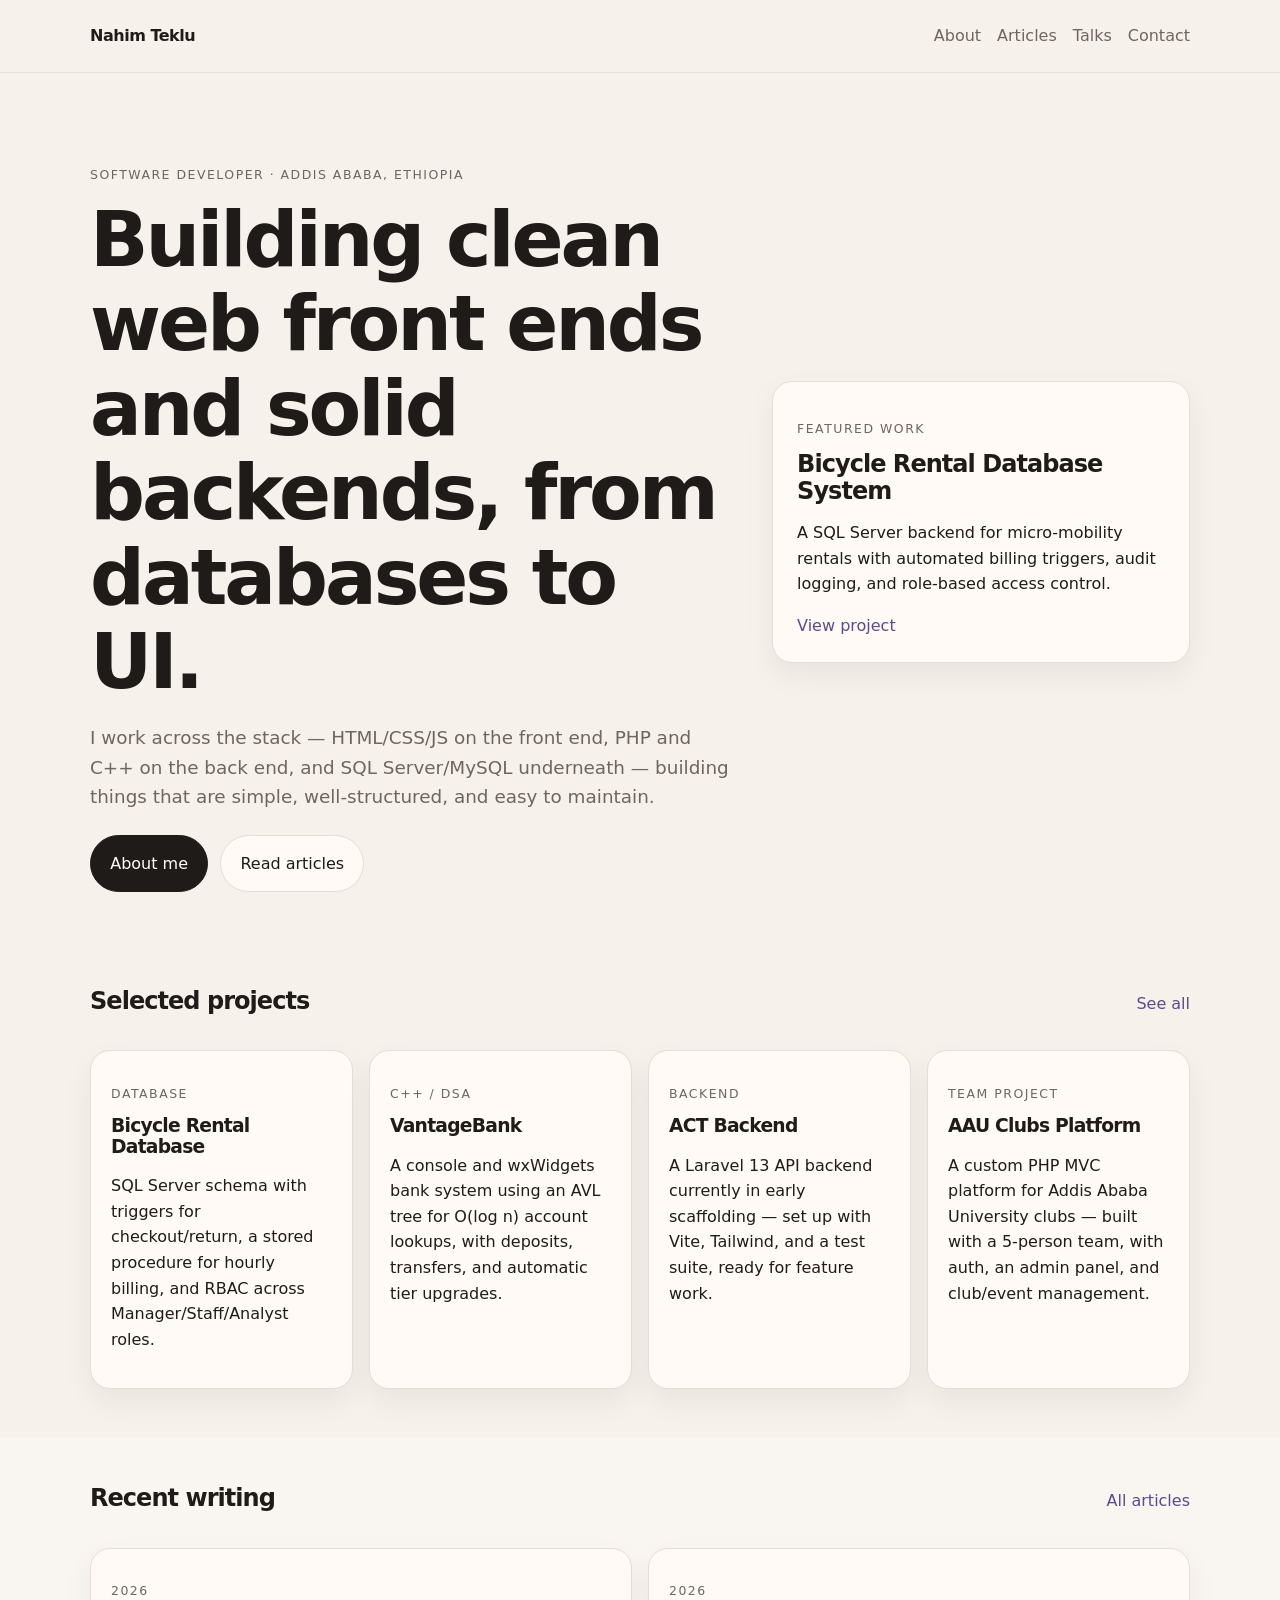
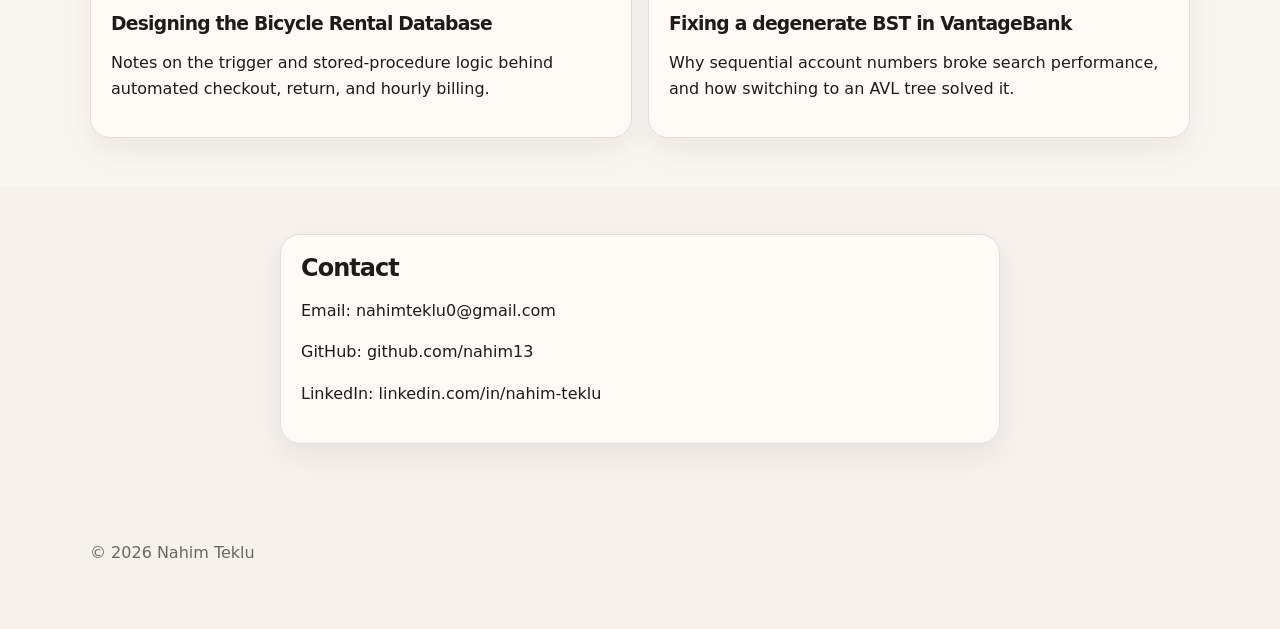
<file: index.html>
<!doctype html>
<html lang="en">
<head>
  <meta charset="utf-8" />
  <meta name="viewport" content="width=device-width, initial-scale=1" />
  <meta name="description" content="Portfolio of Nahim Teklu" />
  <title>Nahim Teklu — Portfolio</title>
  <link rel="stylesheet" href="css/styles.css" />
</head>
<body>
  <a class="skip-link" href="#content">Skip to content</a>

  <header class="site-header">
    <div class="container header-inner">
      <a class="brand" href="index.html">Nahim Teklu</a>

      <button class="nav-toggle" aria-expanded="false" aria-controls="site-nav">
        Menu
      </button>

      <nav id="site-nav" class="site-nav" aria-label="Primary">
        <a href="about.html">About</a>
        <a href="articles.html">Articles</a>
        <a href="talks.html">Talks</a>
        <a href="#contact">Contact</a>
      </nav>
    </div>
  </header>

  <main id="content">
    <section class="hero">
      <div class="container hero-grid">
        <div>
          <p class="eyebrow">Software Developer · Addis Ababa, Ethiopia</p>
          <h1>Building clean web front ends and solid backends, from databases to UI.</h1>
          <p class="lead">
            I work across the stack — HTML/CSS/JS on the front end, PHP and C++ on the
            back end, and SQL Server/MySQL underneath — building things that are simple,
            well-structured, and easy to maintain.
          </p>
          <div class="hero-actions">
            <a class="button primary" href="about.html">About me</a>
            <a class="button secondary" href="articles.html">Read articles</a>
          </div>
        </div>

        <aside class="hero-card">
          <p class="card-label">Featured work</p>
          <h2>Bicycle Rental Database System</h2>
          <p>A SQL Server backend for micro-mobility rentals with automated billing triggers, audit logging, and role-based access control.</p>
          <a href="https://github.com/nahim13/bike-rental-db" class="text-link">View project</a>
        </aside>
      </div>
    </section>

    <section class="section">
      <div class="container">
        <div class="section-heading">
          <h2>Selected projects</h2>
          <a class="text-link" href="https://github.com/nahim13">See all</a>
        </div>

        <div class="card-grid">
          <article class="project-card">
            <p class="card-label">Database</p>
            <h3>Bicycle Rental Database</h3>
            <p>SQL Server schema with triggers for checkout/return, a stored procedure for hourly billing, and RBAC across Manager/Staff/Analyst roles.</p>
          </article>

          <article class="project-card">
            <p class="card-label">C++ / DSA</p>
            <h3>VantageBank</h3>
            <p>A console and wxWidgets bank system using an AVL tree for O(log n) account lookups, with deposits, transfers, and automatic tier upgrades.</p>
          </article>

          <article class="project-card">
            <p class="card-label">Backend</p>
            <h3>ACT Backend</h3>
            <p>A Laravel 13 API backend currently in early scaffolding — set up with Vite, Tailwind, and a test suite, ready for feature work.</p>
          </article>

          <article class="project-card">
            <p class="card-label">Team Project</p>
            <h3>AAU Clubs Platform</h3>
            <p>A custom PHP MVC platform for Addis Ababa University clubs — built with a 5-person team, with auth, an admin panel, and club/event management.</p>
          </article>
        </div>
      </div>
    </section>

    <section class="section muted">
      <div class="container">
        <div class="section-heading">
          <h2>Recent writing</h2>
          <a class="text-link" href="articles.html">All articles</a>
        </div>

        <div class="list-grid">
          <article class="list-item">
            <p class="meta">2026</p>
            <h3>Designing the Bicycle Rental Database</h3>
            <p>Notes on the trigger and stored-procedure logic behind automated checkout, return, and hourly billing.</p>
          </article>

          <article class="list-item">
            <p class="meta">2026</p>
            <h3>Fixing a degenerate BST in VantageBank</h3>
            <p>Why sequential account numbers broke search performance, and how switching to an AVL tree solved it.</p>
          </article>
        </div>
      </div>
    </section>

    <section id="contact" class="section">
      <div class="container contact-box">
        <h2>Contact</h2>
        <p>Email: <a href="mailto:nahimteklu0@gmail.com">nahimteklu0@gmail.com</a></p>
        <p>GitHub: <a href="https://github.com/nahim13">github.com/nahim13</a></p>
        <p>LinkedIn: <a href="https://linkedin.com/in/nahim-teklu-20874724b">linkedin.com/in/nahim-teklu</a></p>
      </div>
    </section>
  </main>

  <footer class="site-footer">
    <div class="container">
      <p>© 2026 Nahim Teklu</p>
    </div>
  </footer>

  <script src="javascript/script.js"></script>
</body>
</html>
</file>
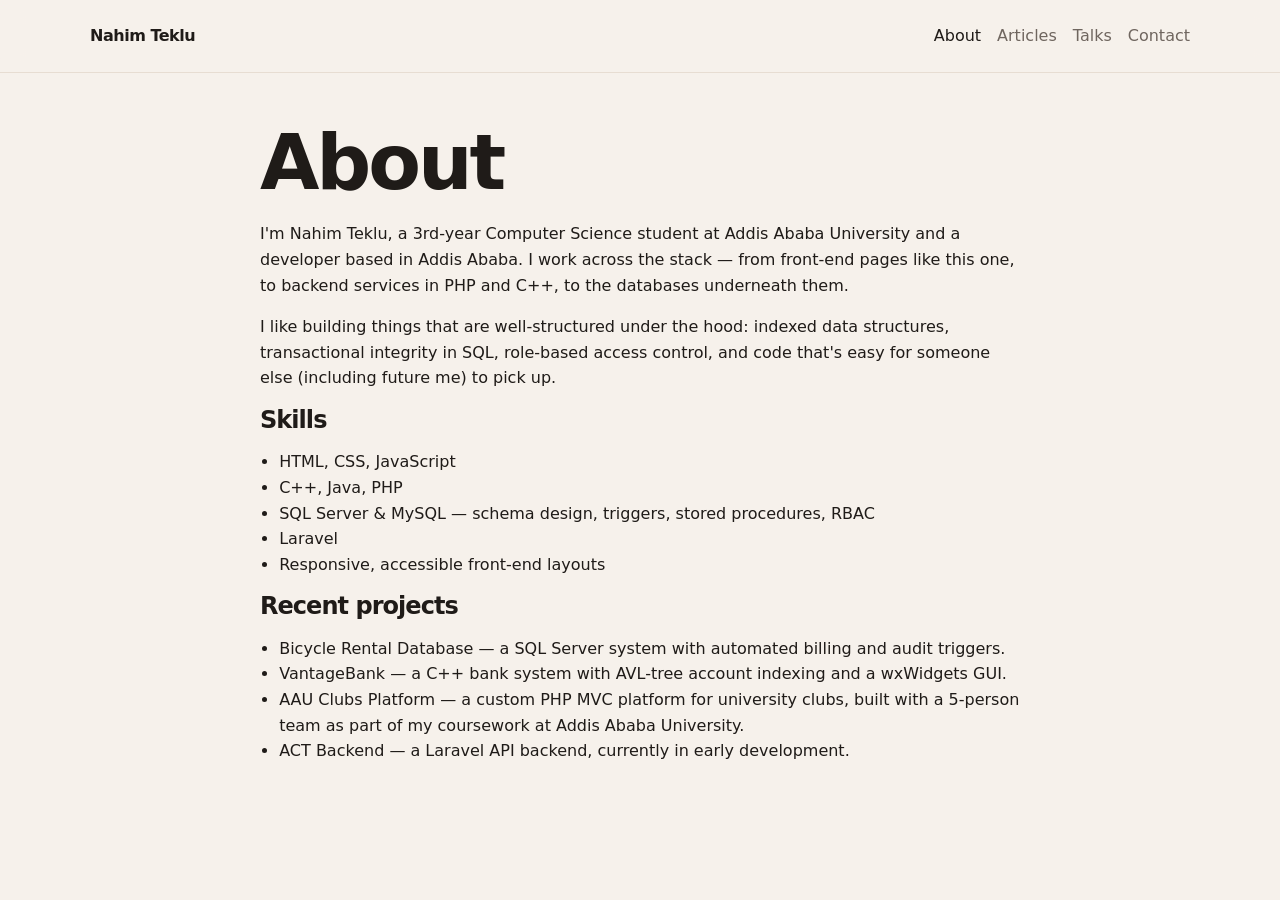
<file: about.html>
<!doctype html>
<html lang="en">
<head>
  <meta charset="utf-8" />
  <meta name="viewport" content="width=device-width, initial-scale=1" />
  <meta name="description" content="About Nahim Teklu" />
  <title>About — Nahim Teklu</title>
  <link rel="stylesheet" href="css/styles.css" />
</head>
<body>
  <header class="site-header">
    <div class="container header-inner">
      <a class="brand" href="index.html">Nahim Teklu</a>
      <nav class="site-nav" aria-label="Primary">
        <a href="about.html" aria-current="page">About</a>
        <a href="articles.html">Articles</a>
        <a href="talks.html">Talks</a>
        <a href="index.html#contact">Contact</a>
      </nav>
    </div>
  </header>

  <main class="section">
    <div class="container prose">
      <h1>About</h1>
      <p>
        I'm Nahim Teklu, a 3rd-year Computer Science student at Addis Ababa
        University and a developer based in Addis Ababa. I work across the
        stack — from front-end pages like this one, to backend services in
        PHP and C++, to the databases underneath them.
      </p>
      <p>
        I like building things that are well-structured under the hood: indexed data
        structures, transactional integrity in SQL, role-based access control, and code
        that's easy for someone else (including future me) to pick up.
      </p>

      <h2>Skills</h2>
      <ul>
        <li>HTML, CSS, JavaScript</li>
        <li>C++, Java, PHP</li>
        <li>SQL Server &amp; MySQL — schema design, triggers, stored procedures, RBAC</li>
        <li>Laravel</li>
        <li>Responsive, accessible front-end layouts</li>
      </ul>

      <h2>Recent projects</h2>
      <ul>
        <li><a href="https://github.com/nahim13/bike-rental-db">Bicycle Rental Database</a> — a SQL Server system with automated billing and audit triggers.</li>
        <li><a href="https://github.com/nahim13/VantageBank-DSA">VantageBank</a> — a C++ bank system with AVL-tree account indexing and a wxWidgets GUI.</li>
        <li><a href="https://github.com/Ra58ad/AAU-Clubs-Platform">AAU Clubs Platform</a> — a custom PHP MVC platform for university clubs, built with a 5-person team as part of my coursework at Addis Ababa University.</li>
        <li><a href="https://github.com/nahim13/ACT_BACKEND">ACT Backend</a> — a Laravel API backend, currently in early development.</li>
      </ul>
    </div>
  </main>
</body>
</html>
</file>
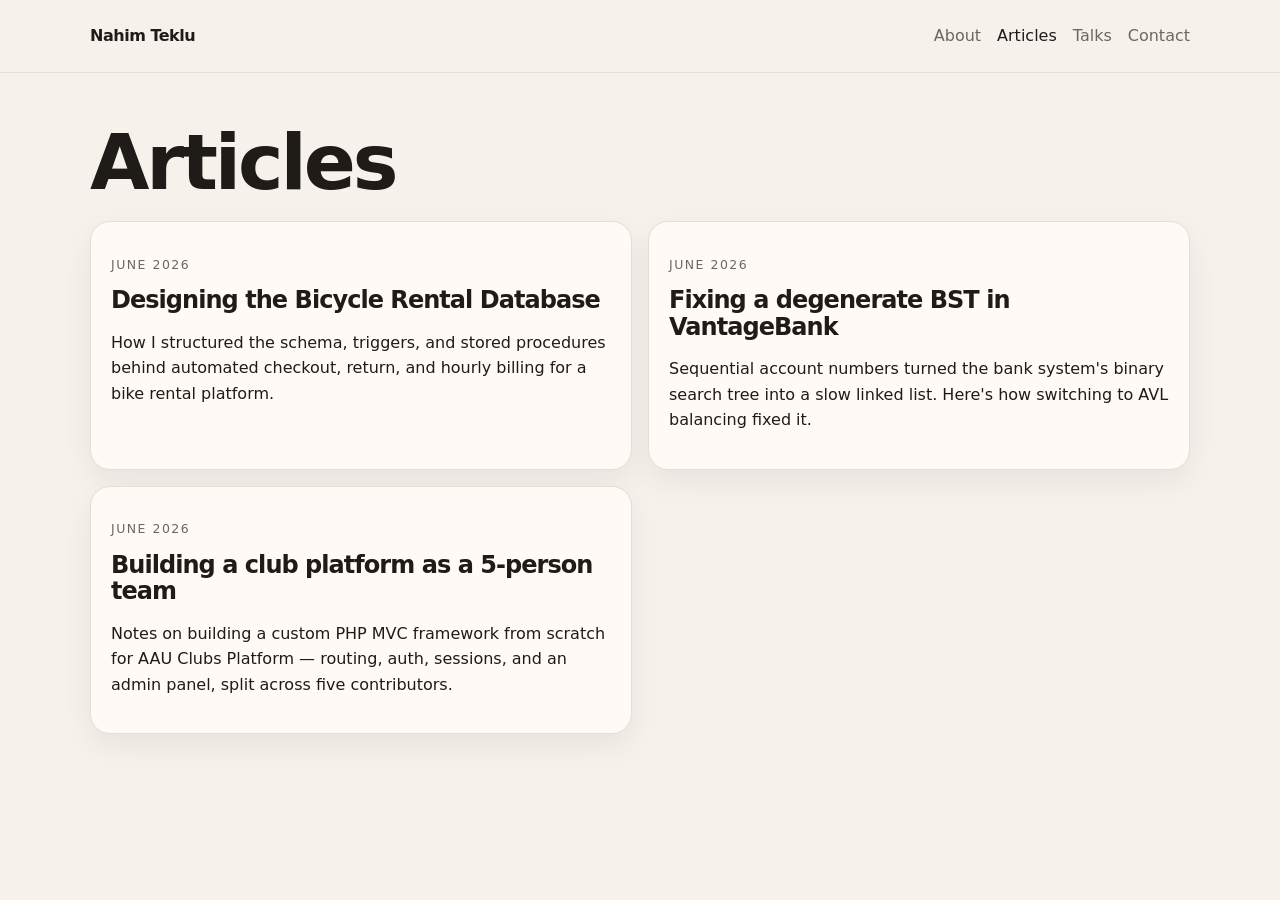
<file: articles.html>
<!doctype html>
<html lang="en">
<head>
  <meta charset="utf-8" />
  <meta name="viewport" content="width=device-width, initial-scale=1" />
  <meta name="description" content="Articles by Nahim Teklu" />
  <title>Articles — Nahim Teklu</title>
  <link rel="stylesheet" href="css/styles.css" />
</head>
<body>
  <header class="site-header">
    <div class="container header-inner">
      <a class="brand" href="index.html">Nahim Teklu</a>
      <nav class="site-nav" aria-label="Primary">
        <a href="about.html">About</a>
        <a href="articles.html" aria-current="page">Articles</a>
        <a href="talks.html">Talks</a>
        <a href="index.html#contact">Contact</a>
      </nav>
    </div>
  </header>

  <main class="section">
    <div class="container">
      <h1>Articles</h1>

      <div class="list-grid">
        <article class="list-item">
          <p class="meta">June 2026</p>
          <h2>Designing the Bicycle Rental Database</h2>
          <p>How I structured the schema, triggers, and stored procedures behind automated checkout, return, and hourly billing for a bike rental platform.</p>
        </article>

        <article class="list-item">
          <p class="meta">June 2026</p>
          <h2>Fixing a degenerate BST in VantageBank</h2>
          <p>Sequential account numbers turned the bank system's binary search tree into a slow linked list. Here's how switching to AVL balancing fixed it.</p>
        </article>

        <article class="list-item">
          <p class="meta">June 2026</p>
          <h2>Building a club platform as a 5-person team</h2>
          <p>Notes on building a custom PHP MVC framework from scratch for AAU Clubs Platform — routing, auth, sessions, and an admin panel, split across five contributors.</p>
        </article>
      </div>
    </div>
  </main>
</body>
</html>
</file>
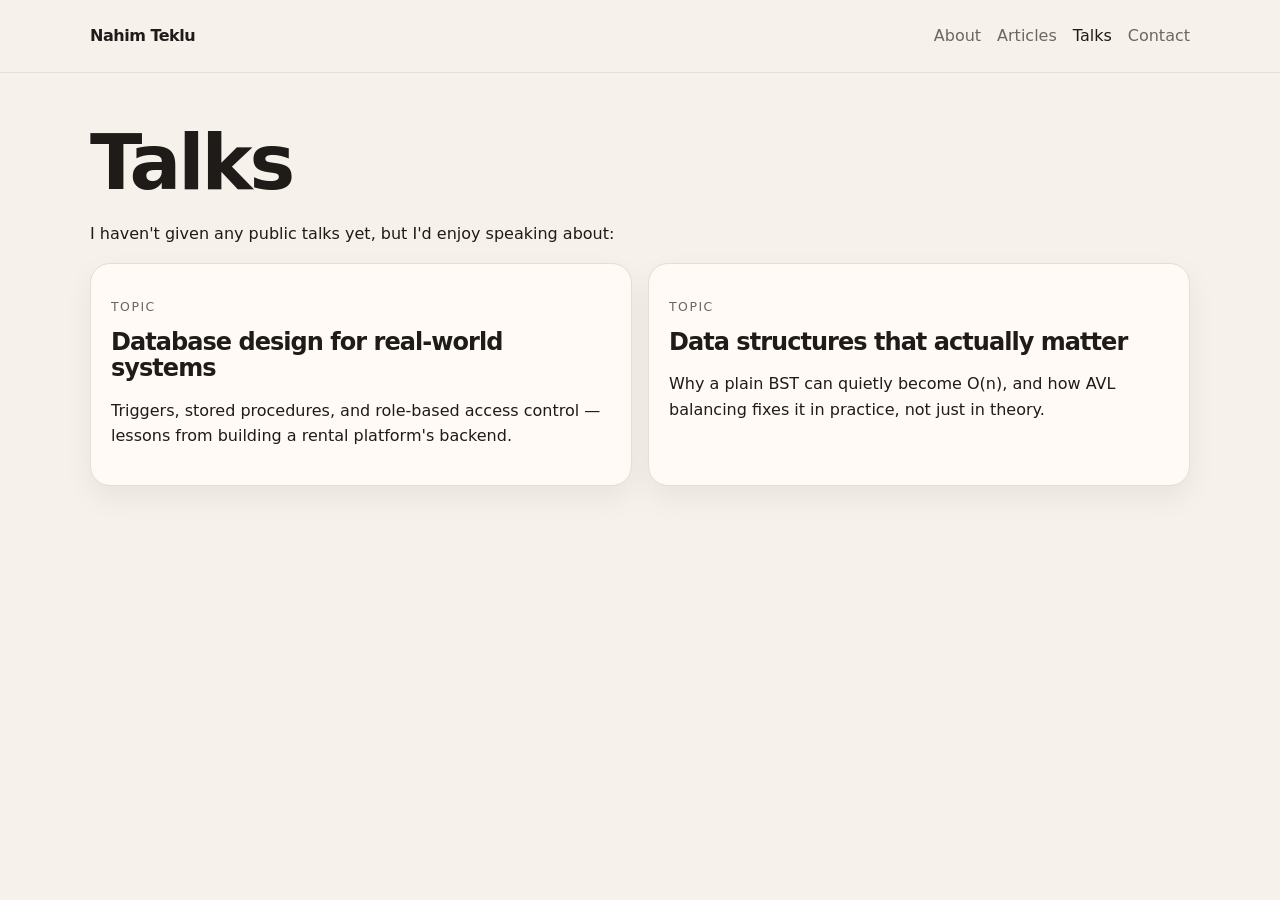
<file: talks.html>
<!doctype html>
<html lang="en">
<head>
  <meta charset="utf-8" />
  <meta name="viewport" content="width=device-width, initial-scale=1" />
  <meta name="description" content="Talks by Nahim Teklu" />
  <title>Talks — Nahim Teklu</title>
  <link rel="stylesheet" href="css/styles.css" />
</head>
<body>
  <header class="site-header">
    <div class="container header-inner">
      <a class="brand" href="index.html">Nahim Teklu</a>
      <nav class="site-nav" aria-label="Primary">
        <a href="about.html">About</a>
        <a href="articles.html">Articles</a>
        <a href="talks.html" aria-current="page">Talks</a>
        <a href="index.html#contact">Contact</a>
      </nav>
    </div>
  </header>

  <main class="section">
    <div class="container">
      <h1>Talks</h1>

      <p>I haven't given any public talks yet, but I'd enjoy speaking about:</p>

      <div class="list-grid">
        <article class="list-item">
          <p class="meta">Topic</p>
          <h2>Database design for real-world systems</h2>
          <p>Triggers, stored procedures, and role-based access control — lessons from building a rental platform's backend.</p>
        </article>

        <article class="list-item">
          <p class="meta">Topic</p>
          <h2>Data structures that actually matter</h2>
          <p>Why a plain BST can quietly become O(n), and how AVL balancing fixes it in practice, not just in theory.</p>
        </article>
      </div>
    </div>
  </main>
</body>
</html>
</file>
<file: css/styles.css>
:root {
    --bg: #f6f1eb;
    --surface: #fffaf5;
    --text: #1f1b18;
    --muted: #6f665f;
    --line: #e7ddd2;
    --accent: #5b4b8a;
    --accent-2: #efe7ff;
    --shadow: 0 12px 30px rgba(0,0,0,.06);
    --radius: 20px;
    --container: 1100px;
  }
  
  * { box-sizing: border-box; }
  
  html { scroll-behavior: smooth; }
  
  body {
    margin: 0;
    font-family: Inter, system-ui, -apple-system, BlinkMacSystemFont, "Segoe UI", sans-serif;
    background: var(--bg);
    color: var(--text);
    line-height: 1.6;
  }
  
  a { color: inherit; text-decoration: none; }
  
  .container {
    width: min(calc(100% - 2rem), var(--container));
    margin: 0 auto;
  }
  
  .skip-link {
    position: absolute;
    left: -999px;
    top: 1rem;
    background: #000;
    color: #fff;
    padding: .75rem 1rem;
    border-radius: .5rem;
  }
  
  .skip-link:focus { left: 1rem; z-index: 10; }
  
  .site-header {
    position: sticky;
    top: 0;
    background: rgba(246,241,235,.88);
    backdrop-filter: blur(12px);
    border-bottom: 1px solid var(--line);
    z-index: 20;
  }
  
  .header-inner {
    min-height: 72px;
    display: flex;
    align-items: center;
    justify-content: space-between;
    gap: 1rem;
  }
  
  .brand {
    font-weight: 700;
    letter-spacing: -0.03em;
  }
  
  .site-nav {
    display: flex;
    gap: 1rem;
    flex-wrap: wrap;
  }
  
  .site-nav a {
    color: var(--muted);
  }
  
  .site-nav a[aria-current="page"] {
    color: var(--text);
  }
  
  .nav-toggle {
    display: none;
    border: 1px solid var(--line);
    background: var(--surface);
    padding: .6rem .9rem;
    border-radius: 999px;
  }
  
  .hero {
    padding: 5rem 0 3rem;
  }
  
  .hero-grid {
    display: grid;
    grid-template-columns: 1.4fr .9fr;
    gap: 2rem;
    align-items: center;
  }
  
  .eyebrow, .card-label, .meta {
    text-transform: uppercase;
    letter-spacing: .12em;
    font-size: .78rem;
    color: var(--muted);
  }
  
  h1, h2, h3 {
    line-height: 1.1;
    letter-spacing: -0.04em;
    margin: 0 0 1rem;
  }
  
  h1 { font-size: clamp(2.8rem, 6vw, 5.5rem); }
  
  .lead {
    font-size: 1.15rem;
    max-width: 60ch;
    color: var(--muted);
  }
  
  .hero-actions {
    display: flex;
    gap: .75rem;
    flex-wrap: wrap;
    margin-top: 1.5rem;
  }
  
  .button {
    display: inline-flex;
    align-items: center;
    justify-content: center;
    padding: .9rem 1.2rem;
    border-radius: 999px;
    border: 1px solid var(--line);
  }
  
  .primary {
    background: var(--text);
    color: #fff;
    border-color: var(--text);
  }
  
  .secondary {
    background: var(--surface);
  }
  
  .hero-card, .project-card, .contact-box, .list-item {
    background: var(--surface);
    border: 1px solid var(--line);
    border-radius: var(--radius);
    box-shadow: var(--shadow);
  }
  
  .hero-card {
    padding: 1.5rem;
    min-height: 280px;
  }
  
  .section {
    padding: 3rem 0;
  }
  
  .muted {
    background: rgba(255,255,255,.35);
  }
  
  .section-heading {
    display: flex;
    justify-content: space-between;
    align-items: baseline;
    gap: 1rem;
    margin-bottom: 1.25rem;
  }
  
  .card-grid, .list-grid {
    display: grid;
    gap: 1rem;
  }
  
  .card-grid {
    grid-template-columns: repeat(auto-fit, minmax(220px, 1fr));
  }
  
  .project-card, .list-item, .contact-box {
    padding: 1.25rem;
  }
  
  .list-grid {
    grid-template-columns: repeat(2, 1fr);
  }
  
  .text-link {
    color: var(--accent);
  }
  
  .contact-box {
    max-width: 720px;
  }
  
  .prose {
    max-width: 760px;
  }
  
  .prose ul {
    padding-left: 1.2rem;
  }
  
  .site-footer {
    padding: 2rem 0 3rem;
    color: var(--muted);
  }
  
  @media (max-width: 860px) {
    .hero-grid, .card-grid, .list-grid {
      grid-template-columns: 1fr;
    }
  
    .nav-toggle { display: inline-flex; }
  
    .site-nav {
      display: none;
    }
  
    .site-nav.is-open {
      display: flex;
      width: 100%;
      padding: 1rem 0;
    }
  
    .header-inner {
      flex-wrap: wrap;
    }
  }
</file>
